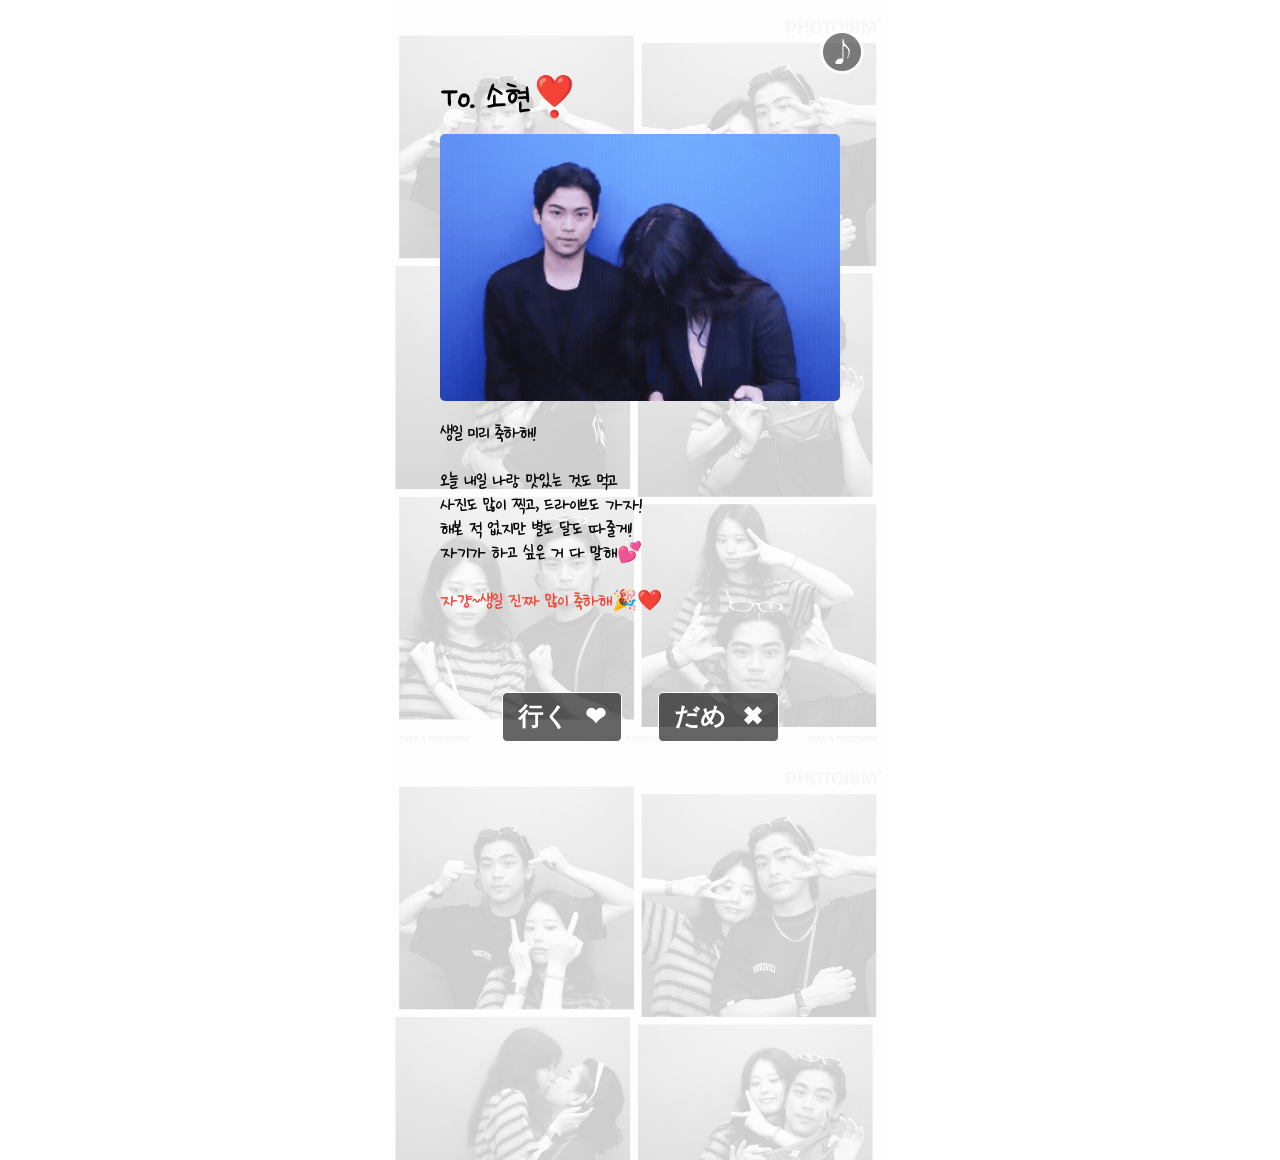
<file: index.html>
﻿<!DOCTYPE html>
<html>
<head>
  <meta charset="UTF-8">
  <title>love letter</title>
  <meta name="language" content="ko">
  <meta name="title" content="love letter">
  <meta name="github" content="https://github.com/woorim960/love-letters-collection">
  <meta name="describe" content="우리밋,고백,프로포즈,propose,code">
  <link rel="icon" type="image/x-icon" href="https://cdn.jsdelivr.net/gh/sun0225SUN/photos/img/20210715233345.png">
  <link type="text/css" rel="stylesheet" href="css/theme.css" />
  <script src="js/jquery-2.0.3.min.js"></script>
  <meta property="og:title" content="소현이에게 💌">
<meta property="og:description" content="세상에 하나뿐인 편지를 준비했어.">
<meta property="og:type" content="website">

<meta property="og:url" content="https://wlsgur2244.github.io/mankolove/">

<meta property="og:image" content="https://wlsgur2244.github.io/mankolove/thumbnail.jpg">
<meta property="og:url" content="https://wlsgur2244.github.io/mankolove/"> 
<meta property="og:type" content="website">
<meta property="og:image:width" content="1200">
<meta property="og:image:height" content="630">

<meta name="twitter:card" content="summary_large_image">
</head>

<body>
  <div id="div_container">
    <!-- 가장 바깥쪽 div, 중앙 호환 PC 및 모바일용 -->
    <div id="div_start_bg"></div>
    <div id="div_onlyyou">
      <!-- 배경 설정 -->
      <div id="div_oy_inner">
        <!-- 컨텐츠 저장에 사용 -->
        <div class="div_oy_text">
          <h1></h1>
          <img class="img_oy_text" src="" />
          <p class="p_oy_text"></p>
          <div></div>

          <ul id="ul_oy_benefit">
            <li class="li_oy_benefit"></li>
            <li class="li_oy_benefit"></li>
            <li class="li_oy_benefit"></li>
            <li class="li_oy_benefit"></li>
            <li class="li_oy_benefit"></li>
            <li class="li_oy_benefit"></li>
            <li class="li_oy_benefit"></li>
            <li class="li_oy_benefit"></li>
            <li class="li_oy_benefit"></li>
            <li class="li_oy_benefit"></li>
            <li class="li_oy_benefit"></li>
            <li class="li_oy_benefit"></li>
            <li class="li_oy_benefit"></li>
            <li class="li_oy_benefit"></li>
            <li class="li_oy_benefit"></li>
            <li class="li_oy_benefit"></li>
            <li class="li_oy_benefit"></li>
            <li class="li_oy_benefit"></li>
            <li class="li_oy_benefit"></li>
            <li class="li_oy_benefit"></li>
          </ul>
        </div>
        <ul id="ul_oy_btn">

          <li onclick="oy_go_next()">行く&nbsp;&nbsp;❤</li>
          <li onclick="oy_show_benefit()">だめ&nbsp;&nbsp;✖</li>
        </ul>
        <div id="div_oy_note" onclick="oy_hide_note()">
          <img src="images/맞짱.jpg" alt="" /><br />그냥 맞짱까든가..
          <div id="div_oy_note_close">✖</div>
        </div>
        <div id="div_oy_yes">
          <img src="images/올.jpg" alt="" /><br />자기 최고!
        </div>
      </div>
    </div>
    <div class="div_pure_words">
      <div class="div_pure_words_bg">
        <div class="div_pure_words_height"></div>
      </div>
      <div class="div_pw_typed">
        <span id="span_pw_typed"></span>
      </div>
    </div>
    <div id="div_btn_container">
      <div id="div_btn_inner">

        <div class="div_music_tips"></div>
        <div class="div_btn" id="div_music" onclick="music_switch()">
          <!-- 음악 버튼 -->
          <img id="img_music" src="images/music_note_big.png"
            style="-webkit-animation: music_play_rotate 1s linear infinite;" />
          <!-- 브라우저에서 음악 재생을 지원하지 않습니다 -->
          <audio id="audio_music" autoplay="autoplay" loop="loop">
            <source type="audio/mpeg" />
          </audio>
        </div>
        <div class="div_record_tips"></div>
        <div class="div_btn" id="div_record" onclick="record_switch()">
          <audio id="audio_record" loop="loop">
            <source type="audio/mpeg" />
          </audio>
        </div>

      </div>

    </div>

  </div>


  <script>
    // 클라이언트 디바이스 판단, 메타데이터 쓰기
    function init_viewport() {
      if (navigator.userAgent.indexOf("Android") != -1) {
        var version = parseFloat(RegExp.$1);
        if (version > 2.3) {
          var width =
            window.outerWidth == 0 ? window.screen.width : window.outerWidth;
          var phoneScale = parseInt(width) / 500;
          document.write(
            '<meta name="viewport" content="width=500, minimum-scale = ' +
            phoneScale +
            ", maximum-scale = " +
            phoneScale +
            ', target-densitydpi=device-dpi">'
          );
        } else {
          document.write(
            '<meta name="viewport" content="width=500, target-densitydpi=device-dpi, user-scalable=0">'
          );
        }
      } else if (navigator.userAgent.indexOf("iPhone") != -1) {
        var phoneScale = parseInt(window.screen.width) / 500;
        document.write(
          '<meta name="viewport" content="width=500, min-height=750, initial-scale=' +
          phoneScale +
          ", maximum-scale=" +
          phoneScale +
          ', user-scalable=0" /> '
        ); //0.75   0.82
      } else {
        document.write(
          '<meta name="viewport" content="width=500, height=750, initial-scale=0.64" /> '
        ); //0.75  0.82
      }
    }
    init_viewport();

    // 날짜 구하기
    var today = new Date();   

    var year = today.getFullYear(); // 년도
    var month = today.getMonth() + 1;  // 월
    var date = today.getDate();  // 날짜
    var day = today.getDay();  // 요일
    var hours = today.getHours(); // 시
    var minutes = today.getMinutes();  // 분
    var seconds = today.getSeconds();  // 초

    var theme = "pure_words";
    console.log("theme ->" + theme);
    var theme_content = {
      pure_words_content:
        `안녕, 소현아.<br>
오늘 자기한테 해줄 말이 있어서 이렇게 소소한 이벤트를 준비해봤어.<br>
평소에도 나름 표현은 많이 한다고 생각하지만, 돌이켜보면 자기를 위해 제대로 감동적인 이벤트를 해준 적은 별로 없는 것 같더라. 그래서 오늘만큼은 자기가 오래오래 기억할 수 있는 하루를 만들어주고 싶었어.<br>
준비한 게 조금 서투르고 부족할 수도 있겠지만, 내가 얼마나 많이 고민했고 어떤 마음으로 준비했는지가 온전히 전해졌으면 좋겠어. 그리고 지금 이 순간만큼은 다른 생각 하나도 없이 그냥 행복으로 가득했으면 좋겠다.<br>
내가 자기한테 마음을 들키고 나서, 어떻게든 자기랑 조금이라도 더 가까워지고 싶어서 주말마다 보러 가도 되냐고 물어봤던 게 얼마 전 같은데 우리가 벌써 1년이 됐다, 그치?<br>
그때는 그냥 자기를 한 번 더 보고 싶고, 한 시간이라도 더 같이 있고 싶다는 생각뿐이었는데 어느 순간부터 자기를 만나는 일이 내 일상에서 너무나 중요한 일이 됐어.<br>
자기랑 함께했던 순간들이 나한테 너무 영광스런 시간들이야.<br>
특별한 곳에 여행을 가고, 맛있는 걸 먹고, 새로운 걸 같이 경험했던 날들도 물론 기억에 남지만 이상하게 생각해보면 별것 없었던 평범한 순간들도 정말 많이 생각나. 같이 영통으로 밥 먹고, 궁댕이 똥 빵구로 서로 장난치고, 별 얘기 아닌 걸로 한참 웃었던 그런 순간들까지.<br>
아마 그래서 더 좋은 것 같아.<br>
자기랑 있으면 특별한 날이 특별해서 좋은 것도 있지만, 아무것도 없는 평범한 하루까지도 나한테는 좋은 기억이 되니까.<br>
그리고 자기를 만나면서 나는 내가 생각했던 것보다 누군가에게 사랑을 퍼주고 행복하게 해주는 걸 정말 좋아하는 사람이라는 것도 처음 알았어.<br>
자기한테 맛있는 걸 사주고 싶고, 좋은 곳에 데려가고 싶고, 재밌는걸 찾아서 같이 하고 싶고, 자기가 좋아할 만한 걸 발견하는게 내 낙이야.<br>
내가 준비한 걸 보고 자기가 좋아할 때, 내가 한 말에 자기가 크게 웃을 때, 내가 고른 곳에서 자기가 행복해할 때 그런 모습을 보는 게 나한테 가장 큰 행복이 됐어.<br>
잘 웃어주는 자기를 보면서 내 일상에도 웃음이 훨씬 많아졌고, 예전 같으면 그냥 지나쳤을 순간들도 ‘이거 자기랑 같이 하면 재밌겠다’, ‘이거 보여주면 좋아하겠다’하고 생각을 해.<br>
내 세상을 보는 방식에도 자기가 정말 많이 들어와 있는 것 같아.<br>
물론 서로 서운했던 날도 있었고, 내가 부족하게 행동했던 순간도 있었고, 생각이 달라서 부딪힌 적도 있었지만 우리가 그런 시간들을 지나면서 오히려 서로를 더 많이 이해하게 된 것 같아.<br>
사랑한다는 게 단순히 좋은 순간을 같이 보내는 것만은 아니라는 것도 자기 덕분에 많이 배웠어. 서로 다른 두 사람이 조금씩 맞춰가고, 서운하면 이야기하고, 미안하면 사과하고, 그래도 다시 서로를 선택하는 과정까지 전부 사랑이라는 걸 알게 됐어.
그래서 지금의 나는 처음 자기를 좋아하기 시작했을 때보다 자기를 훨씬 더 많이 사랑하고 있다고 자부해.<br>
처음에는 예쁘고, 밝고, 같이 있으면 즐거운 사람이어서 좋았다면 지금은 자기의 좋은 모습뿐 아니라 자기의 걱정도, 고민도, 때로는 예민한 모습도 전부 포함해서 그냥 ‘김소현’이라는 사람 자체가 너무 소중해.<br>
지금까지 항상 내 옆에 있어줘서 고마워.<br>
그리고 내가 힘들거나 지칠 때도 내 편이 되어주고, 별것 아닌 내 이야기까지 들어주고, 같이 웃어줘서 정말정말 고마워.<br>
앞으로도 지금처럼 자기가 많이 웃었으면 좋겠어.
하고 싶은 것도 많이 하고, 가고 싶은 곳도 많이 가고, 맛있는 것도 많이 먹고,하고 싶은 것들을 마음껏 하면서 살았으면 좋겠다.<br>
그리고 그 많은 순간들 옆에 내가 있었으면 좋겠어.
자기가 신나는 일이 있을 때 제일 먼저 같이 기뻐해주고, 힘든 날에는 제일 편하게 기대도 되는 사람, 재미있는 일이 생기면 가장 먼저 말해주고 싶은 사람이 계속 나였으면 좋겠다.<br>
가끔은 내가 자기를 열받게 하는 날도 분명 있을 거고, 내가 먼저 삐지는 날도 많이 있을 거야.<br>
그래도 하나는 자신 있게 약속할 수 있어.<br>
자기가 웃는 날을 우는 날보다 훨씬 많이 만들어 줄거야.
자기와 함께할 미래엔 아직 우리가 한 번도 가보지 못한 곳도 많고, 같이 먹어보지 못한 음식도 많고, 만들어갈 추억도 엄청나게 많이 남아 있어.
그래서 나는 지금까지의 1년도 너무 좋았지만, 앞으로 같이 보낼 시간이 더 기대돼.
미안해 글이 엄청 많지 ㅠㅠ
마지막으로 오늘 꼭 전하고 싶은 말하구 마무리 할게!<br>(찐막이야)<br><br>

소현아, 태어나줘서 고마워.<br>
그리고 수많은 사람들 중에서 결국 서로를 만나서, 좋아하게 되고, 지금 이렇게 자기 생일을 축하해줄 수 있어서 정말 다행이야.<br>
2026년의 생일을 진심으로 축하하고, 내년 생일에는 올해보다 더 행복하게 해줄게. 그다음 해에는 또 그보다 더 많이.<br>
그렇게 생일이 하나씩 늘어갈 때마다 우리가 함께 만든 추억도 같이 늘어갔으면 좋겠다.<br>
지금까지 나에게도 행복한 시간 많이 선물해줘서 너무너무 고맙고,<br>
앞으로도 자기가 더 밝고 행복할 수 있도록 내가 옆에서 많이 웃게 해줄게.<br>
생일 정말 많이 축하해, 소현아.<br>
사랑해. 뽀에버! <um style='color: #F44336;'>❤️</um>`,
      typed_bool: "typed_y",
      cursor_char: "cursor_heart",
      bg_style_pure_words: "bg_opacity",
      bg_img: "images/3.jpg",
      simple_page_content: "",
      video_page_content: "",
    };
    console.log(theme_content);

    var music_json = {
      music_select: "m_online",
      m_online_id: "7",
      m_online_url: "images/봉훈.mp3",
      m_upload_name: "null",
      m_upload_url: "null",
    };
    console.log(music_json);
    var record_json = {
      record_bool: "r_false",
      r_wechat_time: "null",
      r_wechat_url: "null",
      r_wechat_amr: "null",
    };
    console.log(record_json);

    var main_title = "I Love You ❤️";

    // console.log(main_title);
    if (main_title == "" || main_title == "null") {
      // 제목이 빈 경우 아래 타이틀 삽입
      document.title = "I Love You ❤️";
    }

    var window_height = $(window).height();
    console.log("window_height ->" + window_height);
    var pure_words_content = theme_content["pure_words_content"];
    var str_cursorChar;
    var typed_bool;
    var interval_pw_height;
    var height_div_pw = $(".div_pure_words_height").height();

    function init_pure_words() {
      $(".div_pure_words_height").html(pure_words_content + "22222"); // 복사 내용을 초기화하고 문서 높이를 늘립니다
      // div의 bg 그림 초기화 설정
      if (
        typeof theme_content["bg_style_pure_words"] != "undefined" &&
        theme_content["bg_style_pure_words"] == "bg_opacity"
      ) {
        if (
          typeof theme_content["bg_img"] != "undefined" &&
          theme_content["bg_img"] != ""
        ) {
          $(".div_pure_words_bg").css({
            "background-image": "url(" + theme_content["bg_img"] + ")",
          });
        }
      }
      // 다음은 타이핑 효과의 js입니다.
      if (
        typeof theme_content["cursor_char"] != "undefined" &&
        theme_content["cursor_char"] != ""
      ) {
        switch (
        theme_content["cursor_char"] // 타이핑 커서 스타일 설정
        ) {
          case "cursor_heart":
            str_cursorChar = '<um style="color: #F44336;">❤</um>';
            break;
          case "cursor_sub":
            str_cursorChar = "_";
            break;
          case "cursor_music":
            str_cursorChar = "♫";
            break;
          case "cursor_star":
            str_cursorChar = "★";
            break;
          case "cursor_sun":
            str_cursorChar = "☀";
            break;
          default:
            str_cursorChar = "|";
        }
      } else {
        // 새로운 작품을 처리하고, 기본적으로 타이핑 효과를 표시합니다.
        str_cursorChar = "❤";
      }

      // 사용자가 타이핑 효과를 선택했는지 여부를 판단하다
      if (
        typeof theme_content["typed_bool"] != "undefined" &&
        theme_content["typed_bool"] != ""
      ) {
        typed_bool = theme_content["typed_bool"] == "typed_y" ? true : false;
      } else {
        typed_bool = false; // 기본적으로 타이핑 효과 보이기
      }

      display_pure_words();
      $(".div_pure_words").fadeIn();

      interval_pw_height = setInterval(function () {
        console.log(
          "div_pure_words_height -> " + $(".div_pure_words_height").height()
        );
        var least_height_div_pw = $(".div_pure_words_height").height();
        if (least_height_div_pw > height_div_pw) {
          height_div_pw = least_height_div_pw;
        } else {
          clearInterval(interval_pw_height);
          $(".div_pure_words_height").height(least_height_div_pw + 100);
          if ($(".div_pure_words_height").height() < window_height) {
            $(".div_pure_words_height").height(window_height); // 창 높이보다 작을 수 없음
            console.log("let us be high as window");
          }
        }
      }, 100);
    }

    function display_pure_words() {
      if (typed_bool) {
        var typed_pure_words = new Typed("#span_pw_typed", {
          strings: [pure_words_content], // 내용 입력, HTML 태그 지원
          typeSpeed: 30, // 타이핑 속도
          cursorChar: str_cursorChar, // 커서 스타일 바꾸기
          contentType: "html", // 값이 html일 경우 인쇄된 텍스트 라벨을 html 라벨로 직접 해석
          onComplete: function (abc) {
            // console.log(abc);
            console.log("finished typing words");
            // console.log($('#span_pw_typed').height()-$(".div_pure_words_height").height());
          },
        });
      } else {
        // 타이핑이 필요하지 않으면 바로 표시
        $("#span_pw_typed").html(pure_words_content).fadeIn();
      }
      init_attachment();
    }

    var start_content = {
      chase_title:
        "To. 소현❣️",
      chase_text:
        "생일 미리 축하해!<br><br>오늘 내일 나랑 맛있는 것도 먹고<br>사진도 많이 찍고, 드라이브도 가자!<br>해본 적 없지만 별도 달도 따줄게!<br>자기가 하고 싶은 거 다 말해💕<br><br><um style='color: #F44336; font-weight: 300;'>자걍~생일 진짜 많이 축하해🎉❤️</um>",
      chase_benefit: [
        "뭐여 진짜 누른겨",
        "양념게장 먹구시퍼? 10마리 사줄게!",
        "궁둥이 볼기짝 10대? 진짜 원해? 다시 생각해 봐",
        "자기 싸우고 시펑? 피나고 시펑?",
        "원하는게 뭐여! 지금 나한테 말로 해",
        "<um style='color: #F44336;font-weight: 300;'>이번엔 경고다 그만 눌러라ㅎ</um>"
      ],
      bg_style: "bg_custom",
      bg_img: "images/1번.jpg",
      img_bool: "img_true",
      img_src: "images/12.gif",
    }; // null일 수 있음
    console.log(start_content);
    var start_id;
    $(function () {
      // 이 이벤트는 인터랙티브한 아이디어를 촉발합니다
      start_id = "onlyyou"; // null일 수 있음
      init_start(start_id);
    });

    function init_start(start_id) {
      console.log("init_start ->" + start_id);
      switch (start_id) {
        case "loveformat":
          $(".div_loveformat").show();
          init_loveformat();
          break;
        case "hearttree":
          $("#div_hearttree").show();
          init_hearttree();
          break;
        case "courage":
          $("#div_courage").show();
          init_courage();
          break;
        case "birthdaycake":
          $("#div_dbcake").show();
          init_birthdaycake();
          break;
        case "intersect":
          $("#div_intersect").show();
          init_intersect();
          break;
        case "onlyyou":
          $("#div_onlyyou").show();
          init_onlyyou();
          break;
        default:
          init_theme();
      }
    }

    // 애니메이션 본체 시작
    function init_theme() {
      console.log("init_theme");

      // 날짜 구하기
      year = today.getFullYear(); // 년도
      month = today.getMonth() + 1;  // 월
      date = today.getDate();  // 날짜
      day = today.getDay();  // 요일
      hours = today.getHours(); // 시
      minutes = today.getMinutes();  // 분
      seconds = today.getSeconds();  // 초
      
      $("#div_start_bg").fadeOut();
      init_pure_words();
    }
    var attachment = "null"; // null일 수 있음
    var attached_content = {
      bool_save: false,
    }; // null일 수 있음
    console.log(attached_content);

    function init_attachment() {
      // attachment 시작
      console.log("init_attachment ->" + attachment);
      switch (attachment) {
        case "timer":
          init_at_timer();
          break;
        default:
          return;
      }
    }
  </script>

  <!-- JQuery -->
  <script src="js/typed.min.js"></script>
  <script src="js/start_onlyyou.js"></script>
  <script src="js/jweixin-1.2.0.js"></script>
  <script src="js/theme_common.js"></script>
</body>

</html>
</file>
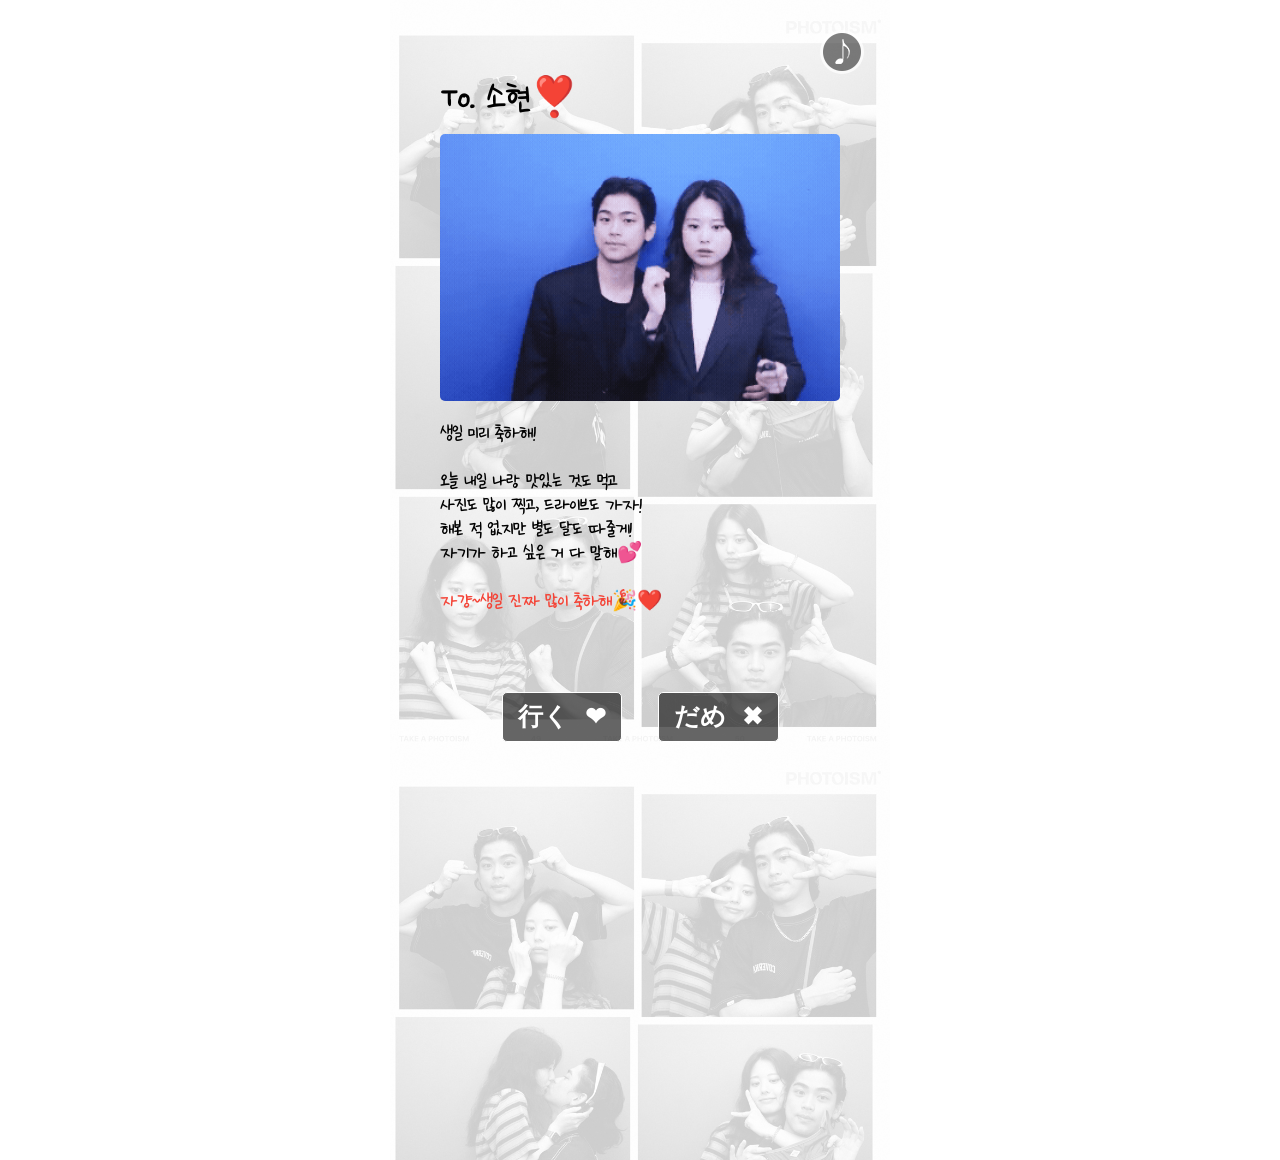
<file: only-for-you-master/index.html>
﻿<!DOCTYPE html>
<html>
<head>
  <meta charset="UTF-8">
  <title>love letter</title>
  <meta name="language" content="ko">
  <meta name="title" content="love letter">
  <meta name="github" content="https://github.com/woorim960/love-letters-collection">
  <meta name="describe" content="우리밋,고백,프로포즈,propose,code">
  <link rel="icon" type="image/x-icon" href="https://cdn.jsdelivr.net/gh/sun0225SUN/photos/img/20210715233345.png">
  <link type="text/css" rel="stylesheet" href="css/theme.css" />
  <script src="js/jquery-2.0.3.min.js"></script>
</head>

<body>
  <div id="div_container">
    <!-- 가장 바깥쪽 div, 중앙 호환 PC 및 모바일용 -->
    <div id="div_start_bg"></div>
    <div id="div_onlyyou">
      <!-- 배경 설정 -->
      <div id="div_oy_inner">
        <!-- 컨텐츠 저장에 사용 -->
        <div class="div_oy_text">
          <h1></h1>
          <img class="img_oy_text" src="" />
          <p class="p_oy_text"></p>
          <div></div>

          <ul id="ul_oy_benefit">
            <li class="li_oy_benefit"></li>
            <li class="li_oy_benefit"></li>
            <li class="li_oy_benefit"></li>
            <li class="li_oy_benefit"></li>
            <li class="li_oy_benefit"></li>
            <li class="li_oy_benefit"></li>
            <li class="li_oy_benefit"></li>
            <li class="li_oy_benefit"></li>
            <li class="li_oy_benefit"></li>
            <li class="li_oy_benefit"></li>
            <li class="li_oy_benefit"></li>
            <li class="li_oy_benefit"></li>
            <li class="li_oy_benefit"></li>
            <li class="li_oy_benefit"></li>
            <li class="li_oy_benefit"></li>
            <li class="li_oy_benefit"></li>
            <li class="li_oy_benefit"></li>
            <li class="li_oy_benefit"></li>
            <li class="li_oy_benefit"></li>
            <li class="li_oy_benefit"></li>
          </ul>
        </div>
        <ul id="ul_oy_btn">

          <li onclick="oy_go_next()">行く&nbsp;&nbsp;❤</li>
          <li onclick="oy_show_benefit()">だめ&nbsp;&nbsp;✖</li>
        </ul>
        <div id="div_oy_note" onclick="oy_hide_note()">
          <img src="images/맞짱.jpg" alt="" /><br />그냥 맞짱까든가..
          <div id="div_oy_note_close">✖</div>
        </div>
        <div id="div_oy_yes">
          <img src="images/올.jpg" alt="" /><br />자기 최고!
        </div>
      </div>
    </div>
    <div class="div_pure_words">
      <div class="div_pure_words_bg">
        <div class="div_pure_words_height"></div>
      </div>
      <div class="div_pw_typed">
        <span id="span_pw_typed"></span>
      </div>
    </div>
    <div id="div_btn_container">
      <div id="div_btn_inner">

        <div class="div_music_tips"></div>
        <div class="div_btn" id="div_music" onclick="music_switch()">
          <!-- 음악 버튼 -->
          <img id="img_music" src="images/music_note_big.png"
            style="-webkit-animation: music_play_rotate 1s linear infinite;" />
          <!-- 브라우저에서 음악 재생을 지원하지 않습니다 -->
          <audio id="audio_music" autoplay="autoplay" loop="loop">
            <source type="audio/mpeg" />
          </audio>
        </div>
        <div class="div_record_tips"></div>
        <div class="div_btn" id="div_record" onclick="record_switch()">
          <audio id="audio_record" loop="loop">
            <source type="audio/mpeg" />
          </audio>
        </div>

      </div>

    </div>

  </div>


  <script>
    // 클라이언트 디바이스 판단, 메타데이터 쓰기
    function init_viewport() {
      if (navigator.userAgent.indexOf("Android") != -1) {
        var version = parseFloat(RegExp.$1);
        if (version > 2.3) {
          var width =
            window.outerWidth == 0 ? window.screen.width : window.outerWidth;
          var phoneScale = parseInt(width) / 500;
          document.write(
            '<meta name="viewport" content="width=500, minimum-scale = ' +
            phoneScale +
            ", maximum-scale = " +
            phoneScale +
            ', target-densitydpi=device-dpi">'
          );
        } else {
          document.write(
            '<meta name="viewport" content="width=500, target-densitydpi=device-dpi, user-scalable=0">'
          );
        }
      } else if (navigator.userAgent.indexOf("iPhone") != -1) {
        var phoneScale = parseInt(window.screen.width) / 500;
        document.write(
          '<meta name="viewport" content="width=500, min-height=750, initial-scale=' +
          phoneScale +
          ", maximum-scale=" +
          phoneScale +
          ', user-scalable=0" /> '
        ); //0.75   0.82
      } else {
        document.write(
          '<meta name="viewport" content="width=500, height=750, initial-scale=0.64" /> '
        ); //0.75  0.82
      }
    }
    init_viewport();

    // 날짜 구하기
    var today = new Date();   

    var year = today.getFullYear(); // 년도
    var month = today.getMonth() + 1;  // 월
    var date = today.getDate();  // 날짜
    var day = today.getDay();  // 요일
    var hours = today.getHours(); // 시
    var minutes = today.getMinutes();  // 분
    var seconds = today.getSeconds();  // 초

    var theme = "pure_words";
    console.log("theme ->" + theme);
    var theme_content = {
      pure_words_content:
        `안녕, 소현아.<br>
오늘 자기한테 해줄 말이 있어서 이렇게 소소한 이벤트를 준비해봤어.<br>
평소에도 나름 표현은 많이 한다고 생각하지만, 돌이켜보면 자기를 위해 제대로 감동적인 이벤트를 해준 적은 별로 없는 것 같더라. 그래서 오늘만큼은 자기가 오래오래 기억할 수 있는 하루를 만들어주고 싶었어.<br>
준비한 게 조금 서투르고 부족할 수도 있겠지만, 내가 얼마나 많이 고민했고 어떤 마음으로 준비했는지가 온전히 전해졌으면 좋겠어. 그리고 지금 이 순간만큼은 다른 생각 하나도 없이 그냥 행복으로 가득했으면 좋겠다.<br>
내가 자기한테 마음을 들키고 나서, 어떻게든 자기랑 조금이라도 더 가까워지고 싶어서 주말마다 보러 가도 되냐고 물어봤던 게 얼마 전 같은데 우리가 벌써 1년이 됐다, 그치?<br>
그때는 그냥 자기를 한 번 더 보고 싶고, 한 시간이라도 더 같이 있고 싶다는 생각뿐이었는데 어느 순간부터 자기를 만나는 일이 내 일상에서 너무나 중요한 일이 됐어.<br>
자기랑 함께했던 순간들이 나한테 너무 영광스런 시간들이야.<br>
특별한 곳에 여행을 가고, 맛있는 걸 먹고, 새로운 걸 같이 경험했던 날들도 물론 기억에 남지만 이상하게 생각해보면 별것 없었던 평범한 순간들도 정말 많이 생각나. 같이 영통으로 밥 먹고, 궁댕이 똥 빵구로 서로 장난치고, 별 얘기 아닌 걸로 한참 웃었던 그런 순간들까지.<br>
아마 그래서 더 좋은 것 같아.<br>
자기랑 있으면 특별한 날이 특별해서 좋은 것도 있지만, 아무것도 없는 평범한 하루까지도 나한테는 좋은 기억이 되니까.<br>
그리고 자기를 만나면서 나는 내가 생각했던 것보다 누군가에게 사랑을 퍼주고 행복하게 해주는 걸 정말 좋아하는 사람이라는 것도 처음 알았어.<br>
자기한테 맛있는 걸 사주고 싶고, 좋은 곳에 데려가고 싶고, 재밌는걸 찾아서 같이 하고 싶고, 자기가 좋아할 만한 걸 발견하는게 내 낙이야.<br>
내가 준비한 걸 보고 자기가 좋아할 때, 내가 한 말에 자기가 크게 웃을 때, 내가 고른 곳에서 자기가 행복해할 때 그런 모습을 보는 게 나한테 가장 큰 행복이 됐어.<br>
잘 웃어주는 자기를 보면서 내 일상에도 웃음이 훨씬 많아졌고, 예전 같으면 그냥 지나쳤을 순간들도‘이거 자기랑 같이 하면 재밌겠다’,‘이거 보여주면 좋아하겠다’하고 생각을 해.<br>
내 세상을 보는 방식에도 자기가 정말 많이 들어와 있는 것 같아.<br>
물론 서로 서운했던 날도 있었고, 내가 부족하게 행동했던 순간도 있었고, 생각이 달라서 부딪힌 적도 있었지만 우리가 그런 시간들을 지나면서 오히려 서로를 더 많이 이해하게 된 것 같아.<br>
사랑한다는 게 단순히 좋은 순간을 같이 보내는 것만은 아니라는 것도 자기 덕분에 많이 배웠어. 서로 다른 두 사람이 조금씩 맞춰가고, 서운하면 이야기하고, 미안하면 사과하고, 그래도 다시 서로를 선택하는 과정까지 전부 사랑이라는 걸 알게 됐어.
그래서 지금의 나는 처음 자기를 좋아하기 시작했을 때보다 자기를 훨씬 더 많이 사랑하고 있다고 자부해.<br>
처음에는 예쁘고,밝고,같이 있으면 즐거운 사람이어서 좋았다면 지금은 자기의 좋은 모습뿐 아니라 자기의 걱정도,고민도,때로는 예민한 모습도 전부 포함해서 그냥‘김소현’이라는 사람 자체가 너무 소중해.<br>
지금까지 항상 내 옆에 있어줘서 고마워.<br>
그리고 내가 힘들거나 지칠 때도 내 편이 되어주고,별것 아닌 내 이야기까지 들어주고,같이 웃어줘서 정말정말 고마워.<br>
앞으로도 지금처럼 자기가 많이 웃었으면 좋겠어.
하고 싶은 것도 많이 하고, 가고 싶은 곳도 많이 가고, 맛있는 것도 많이 먹고,하고 싶은 것들을 마음껏 하면서 살았으면 좋겠다.<br>
그리고 그 많은 순간들 옆에 내가 있었으면 좋겠어.
자기가 신나는 일이 있을 때 제일 먼저 같이 기뻐해주고,힘든 날에는 제일 편하게 기대도 되는 사람,재미있는 일이 생기면 가장 먼저 말해주고 싶은 사람이 계속 나였으면 좋겠다.<br>
가끔은 내가 자기를 열받게 하는 날도 분명 있을 거고, 내가 먼저 삐지는 날도 많이 있을 거야.<br>
그래도 하나는 자신 있게 약속할 수 있어.<br>
자기가 웃는 날을 우는 날보다 훨씬 많이 만들어 줄거야.
자기와 함께할 미래엔 아직 우리가 한 번도 가보지 못한 곳도 많고,같이 먹어보지 못한 음식도 많고,만들어갈 추억도 엄청나게 많이 남아 있어.
그래서 나는 지금까지의 1년도 너무 좋았지만, 앞으로 같이 보낼 시간이 더 기대돼.
글이 엄청 많지 ㅠㅠ 마지막으로 오늘 꼭 전하고 싶은 말!<br>(찐막이야)<br><br>

소현아, 태어나줘서 고마워.<br>
그리고 수많은 사람들 중에서 결국 서로를 만나서, 좋아하게 되고, 지금 이렇게 자기 생일을 축하해줄 수 있어서 정말 다행이야.<br>
2026년의 생일을 진심으로 축하하고, 내년 생일에는 올해보다 더 행복하게 해줄게. 그다음 해에는 또 그보다 더 많이.<br>
그렇게 생일이 하나씩 늘어갈 때마다 우리가 함께 만든 추억도 같이 늘어갔으면 좋겠다.<br>
지금까지 나에게도 행복한 시간 많이 선물해줘서 너무너무 고맙고,<br>
앞으로도 자기가 더 밝고 행복할 수 있도록 내가 옆에서 많이 웃게 해줄게.<br>
생일 정말 많이 축하해, 소현아.<br>
사랑해. 뽀에버! <um style='color: #F44336;'>❤️</um>`,
      typed_bool: "typed_y",
      cursor_char: "cursor_heart",
      bg_style_pure_words: "bg_opacity",
      bg_img: "images/3.jpg",
      simple_page_content: "",
      video_page_content: "",
    };
    console.log(theme_content);

    var music_json = {
      music_select: "m_online",
      m_online_id: "7",
      m_online_url: "images/봉훈.mp3",
      m_upload_name: "null",
      m_upload_url: "null",
    };
    console.log(music_json);
    var record_json = {
      record_bool: "r_false",
      r_wechat_time: "null",
      r_wechat_url: "null",
      r_wechat_amr: "null",
    };
    console.log(record_json);

    var main_title = "I Love You ❤️";

    // console.log(main_title);
    if (main_title == "" || main_title == "null") {
      // 제목이 빈 경우 아래 타이틀 삽입
      document.title = "I Love You ❤️";
    }

    var window_height = $(window).height();
    console.log("window_height ->" + window_height);
    var pure_words_content = theme_content["pure_words_content"];
    var str_cursorChar;
    var typed_bool;
    var interval_pw_height;
    var height_div_pw = $(".div_pure_words_height").height();

    function init_pure_words() {
      $(".div_pure_words_height").html(pure_words_content + "22222"); // 복사 내용을 초기화하고 문서 높이를 늘립니다
      // div의 bg 그림 초기화 설정
      if (
        typeof theme_content["bg_style_pure_words"] != "undefined" &&
        theme_content["bg_style_pure_words"] == "bg_opacity"
      ) {
        if (
          typeof theme_content["bg_img"] != "undefined" &&
          theme_content["bg_img"] != ""
        ) {
          $(".div_pure_words_bg").css({
            "background-image": "url(" + theme_content["bg_img"] + ")",
          });
        }
      }
      // 다음은 타이핑 효과의 js입니다.
      if (
        typeof theme_content["cursor_char"] != "undefined" &&
        theme_content["cursor_char"] != ""
      ) {
        switch (
        theme_content["cursor_char"] // 타이핑 커서 스타일 설정
        ) {
          case "cursor_heart":
            str_cursorChar = '<um style="color: #F44336;">❤</um>';
            break;
          case "cursor_sub":
            str_cursorChar = "_";
            break;
          case "cursor_music":
            str_cursorChar = "♫";
            break;
          case "cursor_star":
            str_cursorChar = "★";
            break;
          case "cursor_sun":
            str_cursorChar = "☀";
            break;
          default:
            str_cursorChar = "|";
        }
      } else {
        // 새로운 작품을 처리하고, 기본적으로 타이핑 효과를 표시합니다.
        str_cursorChar = "❤";
      }

      // 사용자가 타이핑 효과를 선택했는지 여부를 판단하다
      if (
        typeof theme_content["typed_bool"] != "undefined" &&
        theme_content["typed_bool"] != ""
      ) {
        typed_bool = theme_content["typed_bool"] == "typed_y" ? true : false;
      } else {
        typed_bool = false; // 기본적으로 타이핑 효과 보이기
      }

      display_pure_words();
      $(".div_pure_words").fadeIn();

      interval_pw_height = setInterval(function () {
        console.log(
          "div_pure_words_height -> " + $(".div_pure_words_height").height()
        );
        var least_height_div_pw = $(".div_pure_words_height").height();
        if (least_height_div_pw > height_div_pw) {
          height_div_pw = least_height_div_pw;
        } else {
          clearInterval(interval_pw_height);
          $(".div_pure_words_height").height(least_height_div_pw + 100);
          if ($(".div_pure_words_height").height() < window_height) {
            $(".div_pure_words_height").height(window_height); // 창 높이보다 작을 수 없음
            console.log("let us be high as window");
          }
        }
      }, 100);
    }

    function display_pure_words() {
      if (typed_bool) {
        var typed_pure_words = new Typed("#span_pw_typed", {
          strings: [pure_words_content], // 내용 입력, HTML 태그 지원
          typeSpeed: 30, // 타이핑 속도
          cursorChar: str_cursorChar, // 커서 스타일 바꾸기
          contentType: "html", // 값이 html일 경우 인쇄된 텍스트 라벨을 html 라벨로 직접 해석
          onComplete: function (abc) {
            // console.log(abc);
            console.log("finished typing words");
            // console.log($('#span_pw_typed').height()-$(".div_pure_words_height").height());
          },
        });
      } else {
        // 타이핑이 필요하지 않으면 바로 표시
        $("#span_pw_typed").html(pure_words_content).fadeIn();
      }
      init_attachment();
    }

    var start_content = {
      chase_title:
        "To. 소현❣️",
      chase_text:
        "생일 미리 축하해!<br><br>오늘 내일 나랑 맛있는 것도 먹고<br>사진도 많이 찍고, 드라이브도 가자!<br>해본 적 없지만 별도 달도 따줄게!<br>자기가 하고 싶은 거 다 말해💕<br><br><um style='color: #F44336; font-weight: 300;'>자걍~생일 진짜 많이 축하해🎉❤️</um>",
      chase_benefit: [
        "뭐여 진짜 누른겨",
        "양념게장 먹구시퍼? 10마리 사줄게!",
        "궁둥이 볼기짝 10대? 진짜 원해? 다시 생각해 봐",
        "자기 싸우고 시펑? 피나고 시펑?",
        "원하는게 뭐여! 지금 나한테 말로 해",
        "<um style='color: #F44336;font-weight: 300;'>이번엔 경고다 그만 눌러라ㅎ</um>"
      ],
      bg_style: "bg_custom",
      bg_img: "images/1번.jpg",
      img_bool: "img_true",
      img_src: "images/12.gif",
    }; // null일 수 있음
    console.log(start_content);
    var start_id;
    $(function () {
      // 이 이벤트는 인터랙티브한 아이디어를 촉발합니다
      start_id = "onlyyou"; // null일 수 있음
      init_start(start_id);
    });

    function init_start(start_id) {
      console.log("init_start ->" + start_id);
      switch (start_id) {
        case "loveformat":
          $(".div_loveformat").show();
          init_loveformat();
          break;
        case "hearttree":
          $("#div_hearttree").show();
          init_hearttree();
          break;
        case "courage":
          $("#div_courage").show();
          init_courage();
          break;
        case "birthdaycake":
          $("#div_dbcake").show();
          init_birthdaycake();
          break;
        case "intersect":
          $("#div_intersect").show();
          init_intersect();
          break;
        case "onlyyou":
          $("#div_onlyyou").show();
          init_onlyyou();
          break;
        default:
          init_theme();
      }
    }

    // 애니메이션 본체 시작
    function init_theme() {
      console.log("init_theme");

      // 날짜 구하기
      year = today.getFullYear(); // 년도
      month = today.getMonth() + 1;  // 월
      date = today.getDate();  // 날짜
      day = today.getDay();  // 요일
      hours = today.getHours(); // 시
      minutes = today.getMinutes();  // 분
      seconds = today.getSeconds();  // 초
      
      $("#div_start_bg").fadeOut();
      init_pure_words();
    }
    var attachment = "null"; // null일 수 있음
    var attached_content = {
      bool_save: false,
    }; // null일 수 있음
    console.log(attached_content);

    function init_attachment() {
      // attachment 시작
      console.log("init_attachment ->" + attachment);
      switch (attachment) {
        case "timer":
          init_at_timer();
          break;
        default:
          return;
      }
    }
  </script>

  <!-- JQuery -->
  <script src="js/typed.min.js"></script>
  <script src="js/start_onlyyou.js"></script>
  <script src="js/jweixin-1.2.0.js"></script>
  <script src="js/theme_common.js"></script>
</body>

</html>
</file>
<file: css/theme.css>
@font-face {
  font-family: 'KimYui';
  src: url('./나눔손글씨 김유이체.ttf') format('truetype');
  font-weight: normal;
  font-style: normal;
  font-display: swap;
}

*{-webkit-box-sizing:border-box;margin:0;padding:0;}
body{
  background-color:#fff;
  font-family: 'KimYui', sans-serif;
}
a{color:#fff;text-decoration:none;}
#div_container{position:relative;margin:0 auto;width:500px;font-size:1em;}
.div_pure_words{position:relative;display:none;}
.div_pure_words_bg{width:500px;min-height:500px;background-size:100%;background-repeat:repeat;background-attachment:fixed;}
.div_pure_words_height{visibility:hidden;padding:30px;color:#fff;text-align:justify;white-space:pre-wrap;font-size:calc(1.1em + 2pt);font-family:'KimYui',sans-serif;}
.div_pw_typed{position:absolute;top:0;right:0;bottom:0;left:0;padding:30px;width:500px;background:rgba(255,255,255,.8);text-align:justify;}
#span_pw_typed{width:100%;white-space:pre-wrap;font-size:calc(1.1em + 2pt);font-family:'KimYui',sans-serif;}
#div_start_bg{position:absolute;top:0;left:0;z-index:44;width:100%;height:100%;background-color:#fff;}

#div_btn_inner{padding-left:430px;width:500px;color:#fff;text-shadow:1px 1px 1px #000;}
.div_btn{position:fixed;z-index:999;width:42px;height:42px;border:2px solid #fff;border-radius:50%;text-align:center;font-size:1em;line-height:40px;cursor:pointer;}
#div_music{top:30px;border:none;}
#div_record{top:100px;background-color:rgba(0,0,0,.5);}
#div_support{top:170px;background-color:rgba(0,0,0,.3);}
.div_music_tips{position:fixed;top:70px;z-index:999;}
.div_record_tips{position:fixed;top:140px;z-index:999;}
.div_btn_big{position:fixed;z-index:999;padding:10px 0;width:52px;border-radius:5px;background-color:rgba(112,128,144,.6);text-align:center;font-size:calc(1.1em + 2pt);line-height:1.3em;cursor:pointer;}
#div_s_upload{top:360px;}
#div_s_sound{top:440px;}
#div_s_choose{top:520px;}
#div_s_qa{top:600px;}
@-webkit-keyframes music_play_rotate{0%{-webkit-transform:rotate(0);}
100%{-webkit-transform:rotate(360deg);}
}
@-webkit-keyframes btn_rotate{0%{-webkit-transform:rotate(0);}
40%{-webkit-transform:rotate(0);}
50%{-webkit-transform:rotate(30deg);}
60%{-webkit-transform:rotate(0);}
70%{-webkit-transform:rotate(30deg);}
80%{-webkit-transform:rotate(0);}
100%{-webkit-transform:rotate(0);}
}

#div_onlyyou{position:relative;z-index:666;display:none;width:100%;background-size:100%;background-repeat:repeat;}
#div_oy_inner{position:absolute;top:0;right:0;bottom:0;left:0;padding:12% 10% 0 10%;width:100%;min-height:400px;background:rgba(255,255,255,.8);text-align:center;}
.div_oy_text{margin:0 auto 60px auto;text-align:left;font-weight:300;font-size:calc(1.1em + 2pt);}
.div_oy_text h1{margin:14px 0;font-size:calc(1.8em + 2pt);}
.div_oy_text p{margin:14px 0;}
.div_oy_text img{width:100%;border-radius:5px;}
#ul_oy_benefit li{display:none;margin:14px 0;}
#ul_oy_benefit,#ul_oy_btn{list-style:none;}
#ul_oy_btn li{display:inline;margin:20px 40px;padding:10px 15px;border:1px solid #fff;border-radius:5px;background-color:rgba(0,0,0,.6);color:#fff;font-size:calc(1.4em + 2pt);}
#div_oy_note,#div_oy_yes{position:relative;display:none;margin:-60px auto;padding:5% 0;width:100%;height:180px;border-radius:5px;background-color:#fff;color:gray;text-align:center;font-size:calc(1.4em + 2pt);}
#div_oy_note_close{position:absolute;top:20px;right:20px;width:40px;height:40px;}



/* 글자 굵기 강화 */
body,
.div_oy_text,
.div_oy_text *,
#ul_oy_btn,
#ul_oy_btn *,
#div_oy_note,
#div_oy_yes,
.div_pw_typed,
#span_pw_typed,
#span_pw_typed * {
  font-weight: 700 !important;
}


/* 첫 화면 선택 버튼 정렬 보정 */
#ul_oy_btn {
  display: flex;
  justify-content: center;
  align-items: center;
  gap: 36px;
  flex-wrap: nowrap;
  width: 100%;
}

#ul_oy_btn li {
  display: inline-flex;
  align-items: center;
  justify-content: center;
  margin: 20px 0;
  padding: 10px 15px;
  white-space: nowrap;
  line-height: 1.15;
  vertical-align: middle;
}
</file>
<file: only-for-you-master/css/theme.css>
@font-face {
  font-family: 'KimYui';
  src: url('./나눔손글씨 김유이체.ttf') format('truetype');
  font-weight: normal;
  font-style: normal;
  font-display: swap;
}

*{-webkit-box-sizing:border-box;margin:0;padding:0;}
body{
  background-color:#fff;
  font-family: 'KimYui', sans-serif;
}
a{color:#fff;text-decoration:none;}
#div_container{position:relative;margin:0 auto;width:500px;font-size:1em;}
.div_pure_words{position:relative;display:none;}
.div_pure_words_bg{width:500px;min-height:500px;background-size:100%;background-repeat:repeat;background-attachment:fixed;}
.div_pure_words_height{visibility:hidden;padding:30px;color:#fff;text-align:justify;white-space:pre-wrap;font-size:calc(1.1em + 2pt);font-family:'KimYui',sans-serif;}
.div_pw_typed{position:absolute;top:0;right:0;bottom:0;left:0;padding:30px;width:500px;background:rgba(255,255,255,.8);text-align:justify;}
#span_pw_typed{width:100%;white-space:pre-wrap;font-size:calc(1.1em + 2pt);font-family:'KimYui',sans-serif;}
#div_start_bg{position:absolute;top:0;left:0;z-index:44;width:100%;height:100%;background-color:#fff;}

#div_btn_inner{padding-left:430px;width:500px;color:#fff;text-shadow:1px 1px 1px #000;}
.div_btn{position:fixed;z-index:999;width:42px;height:42px;border:2px solid #fff;border-radius:50%;text-align:center;font-size:1em;line-height:40px;cursor:pointer;}
#div_music{top:30px;border:none;}
#div_record{top:100px;background-color:rgba(0,0,0,.5);}
#div_support{top:170px;background-color:rgba(0,0,0,.3);}
.div_music_tips{position:fixed;top:70px;z-index:999;}
.div_record_tips{position:fixed;top:140px;z-index:999;}
.div_btn_big{position:fixed;z-index:999;padding:10px 0;width:52px;border-radius:5px;background-color:rgba(112,128,144,.6);text-align:center;font-size:calc(1.1em + 2pt);line-height:1.3em;cursor:pointer;}
#div_s_upload{top:360px;}
#div_s_sound{top:440px;}
#div_s_choose{top:520px;}
#div_s_qa{top:600px;}
@-webkit-keyframes music_play_rotate{0%{-webkit-transform:rotate(0);}
100%{-webkit-transform:rotate(360deg);}
}
@-webkit-keyframes btn_rotate{0%{-webkit-transform:rotate(0);}
40%{-webkit-transform:rotate(0);}
50%{-webkit-transform:rotate(30deg);}
60%{-webkit-transform:rotate(0);}
70%{-webkit-transform:rotate(30deg);}
80%{-webkit-transform:rotate(0);}
100%{-webkit-transform:rotate(0);}
}

#div_onlyyou{position:relative;z-index:666;display:none;width:100%;background-size:100%;background-repeat:repeat;}
#div_oy_inner{position:absolute;top:0;right:0;bottom:0;left:0;padding:12% 10% 0 10%;width:100%;min-height:400px;background:rgba(255,255,255,.8);text-align:center;}
.div_oy_text{margin:0 auto 60px auto;text-align:left;font-weight:300;font-size:calc(1.1em + 2pt);}
.div_oy_text h1{margin:14px 0;font-size:calc(1.8em + 2pt);}
.div_oy_text p{margin:14px 0;}
.div_oy_text img{width:100%;border-radius:5px;}
#ul_oy_benefit li{display:none;margin:14px 0;}
#ul_oy_benefit,#ul_oy_btn{list-style:none;}
#ul_oy_btn li{display:inline;margin:20px 40px;padding:10px 15px;border:1px solid #fff;border-radius:5px;background-color:rgba(0,0,0,.6);color:#fff;font-size:calc(1.4em + 2pt);}
#div_oy_note,#div_oy_yes{position:relative;display:none;margin:-60px auto;padding:5% 0;width:100%;height:180px;border-radius:5px;background-color:#fff;color:gray;text-align:center;font-size:calc(1.4em + 2pt);}
#div_oy_note_close{position:absolute;top:20px;right:20px;width:40px;height:40px;}



/* 글자 굵기 강화 */
body,
.div_oy_text,
.div_oy_text *,
#ul_oy_btn,
#ul_oy_btn *,
#div_oy_note,
#div_oy_yes,
.div_pw_typed,
#span_pw_typed,
#span_pw_typed * {
  font-weight: 700 !important;
}


/* 첫 화면 선택 버튼 정렬 보정 */
#ul_oy_btn {
  display: flex;
  justify-content: center;
  align-items: center;
  gap: 36px;
  flex-wrap: nowrap;
  width: 100%;
}

#ul_oy_btn li {
  display: inline-flex;
  align-items: center;
  justify-content: center;
  margin: 20px 0;
  padding: 10px 15px;
  white-space: nowrap;
  line-height: 1.15;
  vertical-align: middle;
}
</file>
